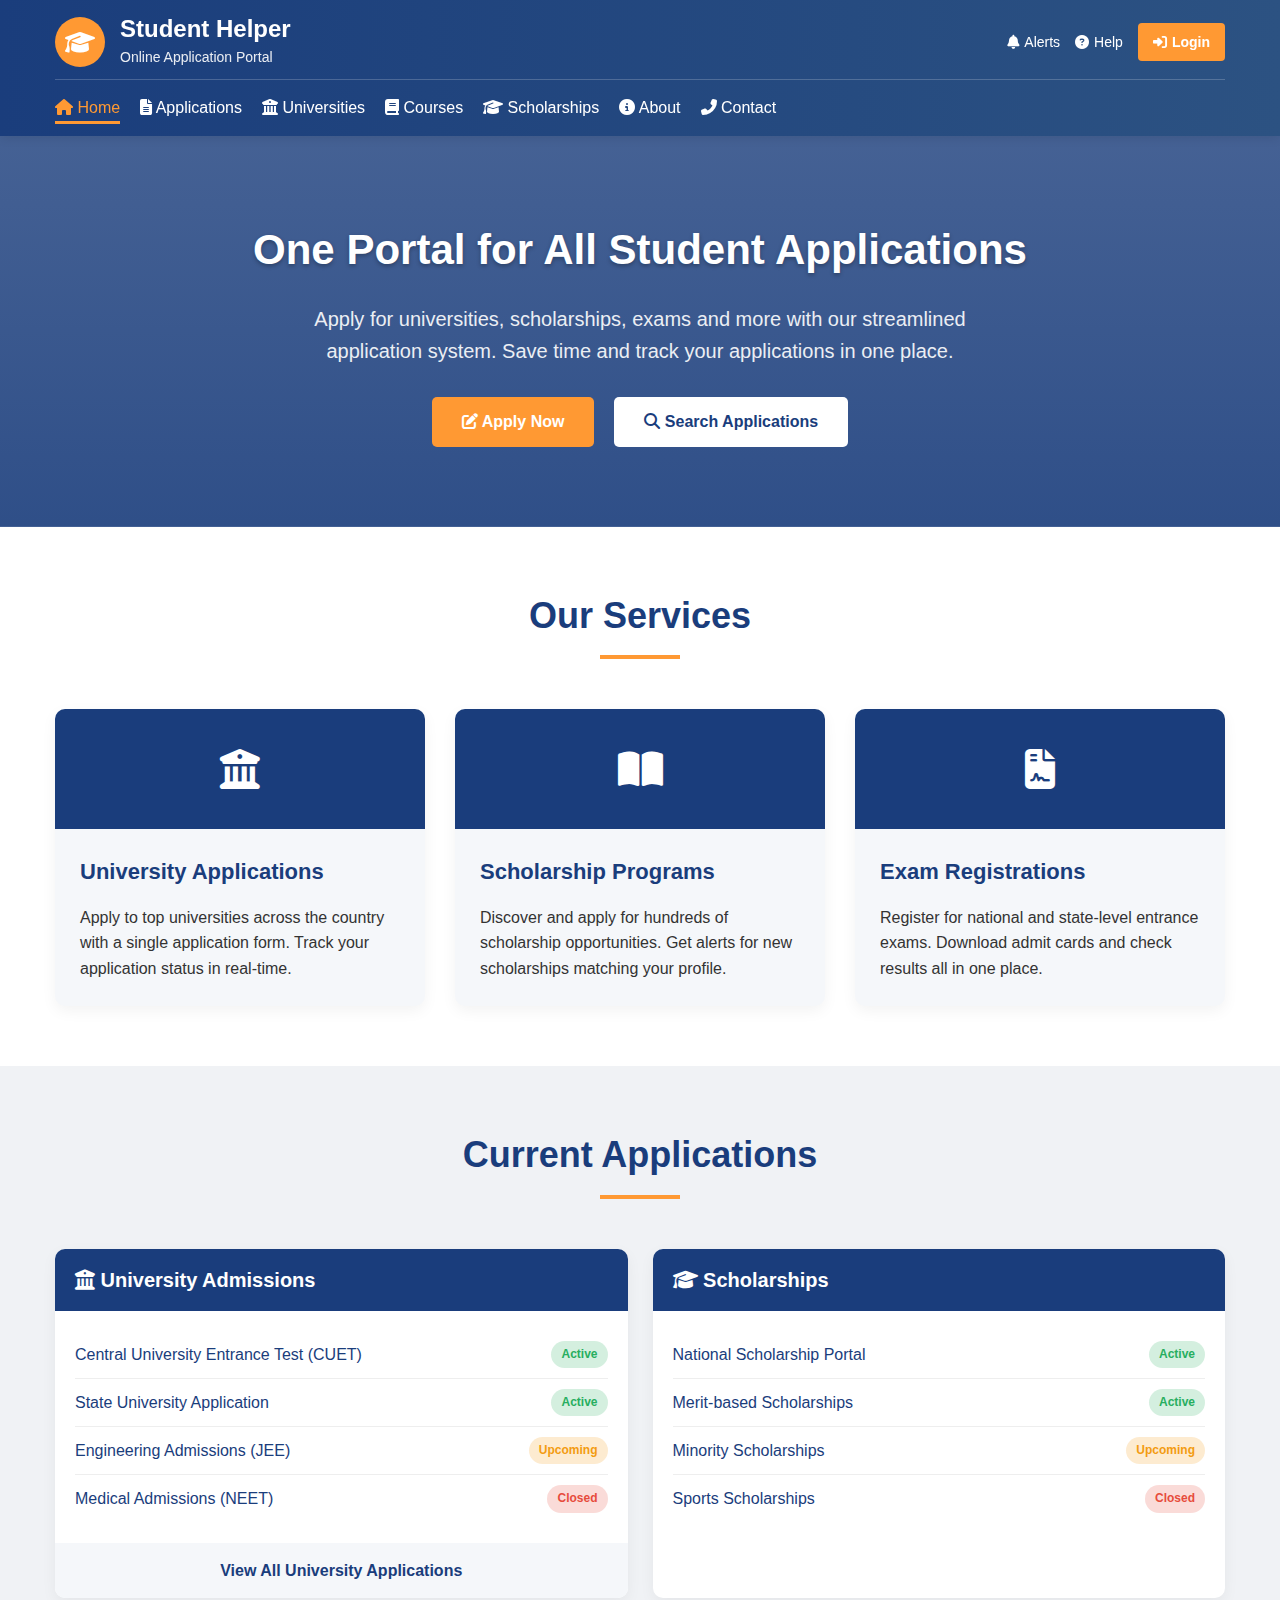
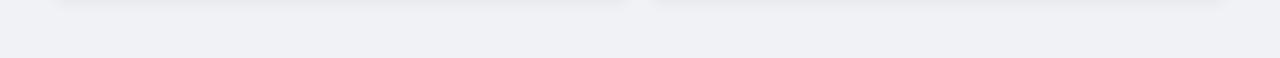
<file: index.html>
<!DOCTYPE html>
<html lang="en">
<head>
    <meta charset="UTF-8">
    <meta name="viewport" content="width=device-width, initial-scale=1.0">
    <title>Student Helper - Online Application Portal</title>
    <link rel="stylesheet" href="https://cdnjs.cloudflare.com/ajax/libs/font-awesome/6.4.0/css/all.min.css">
    <style>
        :root {
            --primary: #1a3d7c;
            --secondary: #ff9933;
            --accent: #138808;
            --light: #f5f7fa;
            --dark: #2c3e50;
            --gray: #7f8c8d;
            --success: #27ae60;
            --danger: #e74c3c;
            --warning: #f39c12;
        }
        
        * {
            margin: 0;
            padding: 0;
            box-sizing: border-box;
            font-family: 'Segoe UI', Tahoma, Geneva, Verdana, sans-serif;
        }
        
        body {
            background-color: #f0f2f5;
            color: #333;
            line-height: 1.6;
        }
        
        .container {
            width: 100%;
            max-width: 1200px;
            margin: 0 auto;
            padding: 0 15px;
        }
        
        /* Header Styles */
        header {
            background: linear-gradient(to right, var(--primary), #2c5282);
            color: white;
            padding: 15px 0;
            box-shadow: 0 2px 10px rgba(0,0,0,0.1);
            position: sticky;
            top: 0;
            z-index: 100;
        }
        
        .top-header {
            display: flex;
            justify-content: space-between;
            align-items: center;
            padding-bottom: 10px;
            border-bottom: 1px solid rgba(255,255,255,0.2);
        }
        
        .logo {
            display: flex;
            align-items: center;
            gap: 15px;
        }
        
        .logo-icon {
            background-color: var(--secondary);
            width: 50px;
            height: 50px;
            border-radius: 50%;
            display: flex;
            align-items: center;
            justify-content: center;
            font-size: 24px;
        }
        
        .logo-text h1 {
            font-size: 24px;
            line-height: 1.2;
        }
        
        .logo-text span {
            font-size: 14px;
            opacity: 0.9;
        }
        
        .user-actions {
            display: flex;
            gap: 15px;
            align-items: center;
        }
        
        .user-actions a {
            color: white;
            text-decoration: none;
            display: flex;
            align-items: center;
            gap: 5px;
            font-size: 14px;
        }
        
        .user-actions a:hover {
            text-decoration: underline;
        }
        
        .user-actions .btn {
            background-color: var(--secondary);
            color: white;
            padding: 8px 15px;
            border-radius: 4px;
            font-weight: 600;
            transition: all 0.3s;
        }
        
        .user-actions .btn:hover {
            background-color: #e68a00;
            text-decoration: none;
            transform: translateY(-2px);
        }
        
        .main-nav {
            padding-top: 15px;
        }
        
        .main-nav ul {
            display: flex;
            list-style: none;
            gap: 20px;
        }
        
        .main-nav a {
            color: white;
            text-decoration: none;
            font-weight: 500;
            padding: 8px 0;
            position: relative;
        }
        
        .main-nav a:hover::after {
            content: '';
            position: absolute;
            bottom: 0;
            left: 0;
            width: 100%;
            height: 3px;
            background-color: var(--secondary);
        }
        
        .main-nav a.active {
            color: var(--secondary);
        }
        
        .main-nav a.active::after {
            content: '';
            position: absolute;
            bottom: 0;
            left: 0;
            width: 100%;
            height: 3px;
            background-color: var(--secondary);
        }
        
        /* Hero Section */
        .hero {
            background: linear-gradient(rgba(26, 61, 124, 0.8), rgba(26, 61, 124, 0.9)), url('https://images.unsplash.com/photo-1523050854058-8df90110c9f1?ixlib=rb-4.0.3&ixid=M3wxMjA3fDB8MHxwaG90by1wYWdlfHx8fGVufDB8fHx8fA%3D%3D&auto=format&fit=crop&w=1200&q=80');
            background-size: cover;
            background-position: center;
            color: white;
            padding: 80px 0;
            text-align: center;
        }
        
        .hero h2 {
            font-size: 42px;
            margin-bottom: 20px;
            text-shadow: 0 2px 4px rgba(0,0,0,0.3);
        }
        
        .hero p {
            font-size: 20px;
            max-width: 700px;
            margin: 0 auto 30px;
            opacity: 0.9;
        }
        
        .hero-buttons {
            display: flex;
            justify-content: center;
            gap: 20px;
            margin-top: 30px;
        }
        
        .btn {
            padding: 12px 30px;
            border-radius: 5px;
            text-decoration: none;
            font-weight: 600;
            display: inline-block;
            transition: all 0.3s;
            border: none;
            cursor: pointer;
            font-size: 16px;
        }
        
        .btn-primary {
            background-color: var(--secondary);
            color: white;
        }
        
        .btn-primary:hover {
            background-color: #e68a00;
            transform: translateY(-3px);
            box-shadow: 0 5px 15px rgba(0,0,0,0.2);
        }
        
        .btn-secondary {
            background-color: white;
            color: var(--primary);
        }
        
        .btn-secondary:hover {
            background-color: #f5f5f5;
            transform: translateY(-3px);
            box-shadow: 0 5px 15px rgba(0,0,0,0.1);
        }
        
        /* Features Section */
        .features {
            padding: 60px 0;
            background-color: white;
        }
        
        .section-title {
            text-align: center;
            margin-bottom: 50px;
        }
        
        .section-title h2 {
            font-size: 36px;
            color: var(--primary);
            position: relative;
            display: inline-block;
            padding-bottom: 15px;
        }
        
        .section-title h2::after {
            content: '';
            position: absolute;
            bottom: 0;
            left: 50%;
            transform: translateX(-50%);
            width: 80px;
            height: 4px;
            background-color: var(--secondary);
        }
        
        .features-grid {
            display: grid;
            grid-template-columns: repeat(auto-fit, minmax(300px, 1fr));
            gap: 30px;
        }
        
        .feature-card {
            background: var(--light);
            border-radius: 10px;
            overflow: hidden;
            box-shadow: 0 5px 15px rgba(0,0,0,0.05);
            transition: all 0.3s;
        }
        
        .feature-card:hover {
            transform: translateY(-10px);
            box-shadow: 0 15px 30px rgba(0,0,0,0.1);
        }
        
        .feature-icon {
            background-color: var(--primary);
            color: white;
            font-size: 40px;
            height: 120px;
            display: flex;
            align-items: center;
            justify-content: center;
        }
        
        .feature-content {
            padding: 25px;
        }
        
        .feature-content h3 {
            color: var(--primary);
            margin-bottom: 15px;
            font-size: 22px;
        }
        
        /* Forms Section */
        .forms-section {
            padding: 60px 0;
            background-color: #f0f2f5;
        }
        
        .forms-container {
            display: grid;
            grid-template-columns: repeat(auto-fit, minmax(300px, 1fr));
            gap: 25px;
        }
        
        .form-card {
            background: white;
            border-radius: 10px;
            overflow: hidden;
            box-shadow: 0 5px 15px rgba(0,0,0,0.05);
            transition: all 0.3s;
        }
        
        .form-card:hover {
            transform: translateY(-5px);
            box-shadow: 0 10px 25px rgba(0,0,0,0.1);
        }
        
        .form-header {
            background-color: var(--primary);
            color: white;
            padding: 15px 20px;
        }
        
        .form-header h3 {
            font-size: 20px;
        }
        
        .form-body {
            padding: 20px;
        }
        
        .form-list {
            list-style: none;
        }
        
        .form-list li {
            padding: 10px 0;
            border-bottom: 1px solid #eee;
            display: flex;
            justify-content: space-between;
            align-items: center;
        }
        
        .form-list li:last-child {
            border-bottom: none;
        }
        
        .form-list a {
            color: var(--primary);
            text-decoration: none;
            font-weight: 500;
        }
        
        .form-list a:hover {
            text-decoration: underline;
        }
        
        .status {
            font-size: 12px;
            padding: 4px 10px;
            border-radius: 20px;
            font-weight: 600;
        }
        
        .status.active {
            background-color: rgba(39, 174, 96, 0.2);
            color: var(--success);
        }
        
        .status.upcoming {
            background-color: rgba(243, 156, 18, 0.2);
            color: var(--warning);
        }
        
        .status.closed {
            background-color: rgba(231, 76, 60, 0.2);
            color: var(--danger);
        }
        
        .view-all {
            display: block;
            text-align: center;
            padding: 15px;
            background-color: #f5f7fa;
            color: var(--primary);
            text-decoration: none;
            font-weight: 600;
            transition: all 0.3s;
        }
        
        .view-all:hover {
            background-color: var(--primary);
            color: white;
        }
        
        /* Stats Section */
        .stats {
            padding: 60px 0;
            background: linear-gradient(to right, var(--primary), #2c5282);
            color: white;
        }
        
        .stats-grid {
            display: grid;
            grid-template-columns: repeat(auto-fit, minmax(250px, 1fr));
            gap: 25px;
            text-align: center;
        }
        
        .stat-item h3 {
            font-size: 48px;
            margin-bottom: 10px;
        }
        
        .stat-item p {
            font-size: 18px;
            opacity: 0.9;
        }
        
        /* Footer */
        footer {
            background-color: var(--dark);
            color: white;
            padding: 60px 0 20px;
        }
        
        .footer-grid {
            display: grid;
            grid-template-columns: repeat(auto-fit, minmax(250px, 1fr));
            gap: 40px;
            margin-bottom: 40px;
        }
        
        .footer-column h3 {
            font-size: 20px;
            margin-bottom: 20px;
            position: relative;
            padding-bottom: 10px;
        }
        
        .footer-column h3::after {
            content: '';
            position: absolute;
            bottom: 0;
            left: 0;
            width: 50px;
            height: 3px;
            background-color: var(--secondary);
        }
        
        .footer-links {
            list-style: none;
        }
        
        .footer-links li {
            margin-bottom: 12px;
        }
        
        .footer-links a {
            color: #bbb;
            text-decoration: none;
            transition: all 0.3s;
        }
        
        .footer-links a:hover {
            color: var(--secondary);
            padding-left: 5px;
        }
        
        .footer-contact li {
            display: flex;
            gap: 15px;
            margin-bottom: 15px;
            align-items: flex-start;
        }
        
        .footer-contact i {
            color: var(--secondary);
            margin-top: 5px;
        }
        
        .copyright {
            text-align: center;
            padding-top: 20px;
            border-top: 1px solid rgba(255,255,255,0.1);
            color: #aaa;
            font-size: 14px;
        }
        
        /* Responsive Styles */
        @media (max-width: 768px) {
            .top-header {
                flex-direction: column;
                gap: 15px;
            }
            
            .hero h2 {
                font-size: 32px;
            }
            
            .hero p {
                font-size: 18px;
            }
            
            .hero-buttons {
                flex-direction: column;
                gap: 15px;
            }
            
            .main-nav ul {
                flex-wrap: wrap;
                justify-content: center;
            }
            
            .section-title h2 {
                font-size: 28px;
            }
        }
    </style>
</head>
<body>
    <!-- Header -->
    <header>
        <div class="container">
            <div class="top-header">
                <div class="logo">
                    <div class="logo-icon">
                        <i class="fas fa-graduation-cap"></i>
                    </div>
                    <div class="logo-text">
                        <h1>Student Helper</h1>
                        <span>Online Application Portal</span>
                    </div>
                </div>
                <div class="user-actions">
                    <a href="#"><i class="fas fa-bell"></i> Alerts</a>
                    <a href="#"><i class="fas fa-question-circle"></i> Help</a>
                    <a href="#" class="btn"><i class="fas fa-sign-in-alt"></i> Login</a>
                </div>
            </div>
            
            <nav class="main-nav">
                <ul>
                    <li><a href="#" class="active"><i class="fas fa-home"></i> Home</a></li>
                    <li><a href="#"><i class="fas fa-file-alt"></i> Applications</a></li>
                    <li><a href="#"><i class="fas fa-university"></i> Universities</a></li>
                    <li><a href="#"><i class="fas fa-book"></i> Courses</a></li>
                    <li><a href="#"><i class="fas fa-graduation-cap"></i> Scholarships</a></li>
                    <li><a href="#"><i class="fas fa-info-circle"></i> About</a></li>
                    <li><a href="#"><i class="fas fa-phone-alt"></i> Contact</a></li>
                </ul>
            </nav>
        </div>
    </header>
    
    <!-- Hero Section -->
    <section class="hero">
        <div class="container">
            <h2>One Portal for All Student Applications</h2>
            <p>Apply for universities, scholarships, exams and more with our streamlined application system. Save time and track your applications in one place.</p>
            <div class="hero-buttons">
                <a href="#" class="btn btn-primary"><i class="fas fa-edit"></i> Apply Now</a>
                <a href="#" class="btn btn-secondary"><i class="fas fa-search"></i> Search Applications</a>
            </div>
        </div>
    </section>
    
    <!-- Features Section -->
    <section class="features">
        <div class="container">
            <div class="section-title">
                <h2>Our Services</h2>
            </div>
            
            <div class="features-grid">
                <div class="feature-card">
                    <div class="feature-icon">
                        <i class="fas fa-university"></i>
                    </div>
                    <div class="feature-content">
                        <h3>University Applications</h3>
                        <p>Apply to top universities across the country with a single application form. Track your application status in real-time.</p>
                    </div>
                </div>
                
                <div class="feature-card">
                    <div class="feature-icon">
                        <i class="fas fa-book-open"></i>
                    </div>
                    <div class="feature-content">
                        <h3>Scholarship Programs</h3>
                        <p>Discover and apply for hundreds of scholarship opportunities. Get alerts for new scholarships matching your profile.</p>
                    </div>
                </div>
                
                <div class="feature-card">
                    <div class="feature-icon">
                        <i class="fas fa-file-contract"></i>
                    </div>
                    <div class="feature-content">
                        <h3>Exam Registrations</h3>
                        <p>Register for national and state-level entrance exams. Download admit cards and check results all in one place.</p>
                    </div>
                </div>
            </div>
        </div>
    </section>
    
    <!-- Forms Section -->
    <section class="forms-section">
        <div class="container">
            <div class="section-title">
                <h2>Current Applications</h2>
            </div>
            
            <div class="forms-container">
                <div class="form-card">
                    <div class="form-header">
                        <h3><i class="fas fa-university"></i> University Admissions</h3>
                    </div>
                    <div class="form-body">
                        <ul class="form-list">
                            <li>
                                <a href="#">Central University Entrance Test (CUET)</a>
                                <span class="status active">Active</span>
                            </li>
                            <li>
                                <a href="#">State University Application</a>
                                <span class="status active">Active</span>
                            </li>
                            <li>
                                <a href="#">Engineering Admissions (JEE)</a>
                                <span class="status upcoming">Upcoming</span>
                            </li>
                            <li>
                                <a href="#">Medical Admissions (NEET)</a>
                                <span class="status closed">Closed</span>
                            </li>
                        </ul>
                    </div>
                    <a href="#" class="view-all">View All University Applications</a>
                </div>
                
                <div class="form-card">
                    <div class="form-header">
                        <h3><i class="fas fa-graduation-cap"></i> Scholarships</h3>
                    </div>
                    <div class="form-body">
                        <ul class="form-list">
                            <li>
                                <a href="#">National Scholarship Portal</a>
                                <span class="status active">Active</span>
                            </li>
                            <li>
                                <a href="#">Merit-based Scholarships</a>
                                <span class="status active">Active</span>
                            </li>
                            <li>
                                <a href="#">Minority Scholarships</a>
                                <span class="status upcoming">Upcoming</span>
                            </li>
                            <li>
                                <a href="#">Sports Scholarships</a>
                                <span class="status closed">Closed</span>
                            </
</file>
